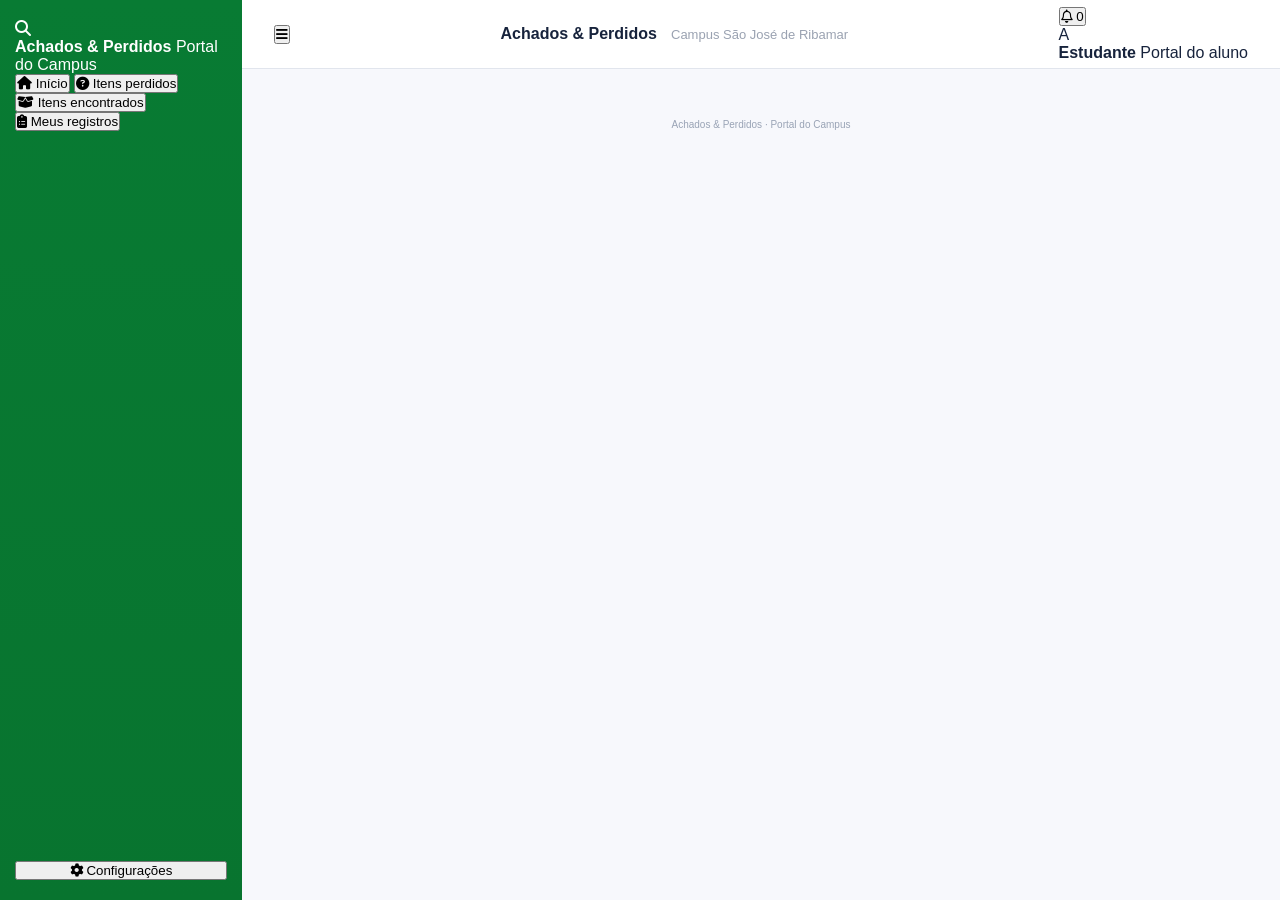
<file: ap.html>
<!DOCTYPE html>
<html lang="pt-BR">
<head>
    <meta charset="UTF-8">
    <meta name="viewport" content="width=device-width, initial-scale=1.0">

    <title>Achados & Perdidos | Portal do Campus</title>

    <link rel="stylesheet"
          href="style.css">

    <link rel="stylesheet"
          href="https://cdnjs.cloudflare.com/ajax/libs/font-awesome/6.5.2/css/all.min.css">
</head>

<body>

<div class="app">

    <!-- SIDEBAR -->
    <aside class="sidebar" id="sidebar">

        <div class="brand">
            <div class="brand-icon">
                <i class="fa-solid fa-magnifying-glass"></i>
            </div>

            <div>
                <strong>Achados & Perdidos</strong>
                <span>Portal do Campus</span>
            </div>
        </div>

        <nav class="navigation">

            <button class="nav-item active" data-section="inicio">
                <i class="fa-solid fa-house"></i>
                <span>Início</span>
            </button>

            <button class="nav-item" data-section="perdidos">
                <i class="fa-solid fa-circle-question"></i>
                <span>Itens perdidos</span>
            </button>

            <button class="nav-item" data-section="achados">
                <i class="fa-solid fa-box-open"></i>
                <span>Itens encontrados</span>
            </button>

            <button class="nav-item" data-section="meus-itens">
                <i class="fa-solid fa-clipboard-list"></i>
                <span>Meus registros</span>
            </button>

        </nav>

        <div class="sidebar-bottom">

            <button class="nav-item" id="settingsButton">
                <i class="fa-solid fa-gear"></i>
                <span>Configurações</span>
            </button>

        </div>

    </aside>

    <div class="sidebar-overlay" id="sidebarOverlay"></div>

    <!-- MAIN -->
    <main class="main">

        <!-- TOPBAR -->
        <header class="topbar">

            <button class="mobile-menu" id="mobileMenu">
                <i class="fa-solid fa-bars"></i>
            </button>

            <div class="topbar-title">
                <strong>Achados & Perdidos</strong>
                <span>Campus São José de Ribamar</span>
            </div>

            <div class="topbar-actions">

                <button class="notification-button" id="notificationButton">
                    <i class="fa-regular fa-bell"></i>
                    <span id="notificationCount">0</span>
                </button>

                <div class="profile">
                    <div class="profile-avatar">A</div>

                    <div class="profile-info">
                        <strong>Estudante</strong>
                        <span>Portal do aluno</span>
                    </div>
                </div>

                <div class="notification-panel" id="notificationPanel">

                    <div class="notification-header">
                        <strong>Notificações</strong>

                        <button id="clearNotifications">
                            Limpar
                        </button>
                    </div>

                    <div id="notificationList">
                        <div class="notification-empty">
                            <i class="fa-regular fa-bell-slash"></i>
                            <p>Nenhuma notificação.</p>
                        </div>
                    </div>

                </div>

            </div>

        </header>


        <!-- =========================
             INÍCIO
        ========================== -->

        <section class="section active" id="inicio">

            <div class="hero">

                <div class="hero-content">

                    <span class="eyebrow">
                        SISTEMA DO CAMPUS
                    </span>

                    <h1>
                        Encontrou ou perdeu alguma coisa?
                    </h1>

                    <p>
                        Registre objetos perdidos ou encontrados e ajude
                        a devolver pertences aos seus donos.
                    </p>

                    <div class="hero-buttons">

                        <button class="primary-button"
                                data-open-form="perdido">
                            <i class="fa-solid fa-circle-question"></i>
                            Perdi um item
                        </button>

                        <button class="secondary-button"
                                data-open-form="achado">
                            <i class="fa-solid fa-box-open"></i>
                            Encontrei um item
                        </button>

                    </div>

                </div>

                <div class="hero-illustration">

                    <div class="illustration-circle">
                        <i class="fa-solid fa-magnifying-glass"></i>
                    </div>

                    <div class="floating-card card-one">
                        <i class="fa-solid fa-key"></i>
                        <span>Chaves</span>
                    </div>

                    <div class="floating-card card-two">
                        <i class="fa-solid fa-wallet"></i>
                        <span>Carteira</span>
                    </div>

                </div>

            </div>


            <!-- ESTATÍSTICAS -->

            <div class="stats-grid">

                <div class="stat-card">

                    <div class="stat-icon green">
                        <i class="fa-solid fa-box-open"></i>
                    </div>

                    <div>
                        <span>Encontrados</span>
                        <strong id="foundCount">0</strong>
                    </div>

                </div>

                <div class="stat-card">

                    <div class="stat-icon orange">
                        <i class="fa-solid fa-circle-question"></i>
                    </div>

                    <div>
                        <span>Perdidos</span>
                        <strong id="lostCount">0</strong>
                    </div>

                </div>

                <div class="stat-card">

                    <div class="stat-icon purple">
                        <i class="fa-solid fa-handshake"></i>
                    </div>

                    <div>
                        <span>Devolvidos</span>
                        <strong id="returnedCount">0</strong>
                    </div>

                </div>

                <div class="stat-card">

                    <div class="stat-icon blue">
                        <i class="fa-solid fa-clipboard-check"></i>
                    </div>

                    <div>
                        <span>Meus registros</span>
                        <strong id="myItemsCount">0</strong>
                    </div>

                </div>

            </div>


            <!-- BUSCA -->

            <div class="search-section">

                <div>
                    <span class="eyebrow">CONSULTAR</span>

                    <h2>
                        Procure por um item
                    </h2>

                    <p>
                        Pesquise objetos encontrados no campus.
                    </p>
                </div>

                <div class="search-bar">

                    <i class="fa-solid fa-magnifying-glass"></i>

                    <input
                        type="search"
                        id="homeSearch"
                        placeholder="Ex.: mochila preta, celular, chave..."
                    >

                    <button id="homeSearchButton">
                        Buscar
                    </button>

                </div>

            </div>


            <!-- ITENS RECENTES -->

            <div class="section-heading">

                <div>
                    <span class="eyebrow">RECENTES</span>

                    <h2>
                        Itens encontrados recentemente
                    </h2>
                </div>

                <button class="text-button"
                        data-section-target="achados">
                    Ver todos
                    <i class="fa-solid fa-arrow-right"></i>
                </button>

            </div>

            <div class="items-grid" id="recentItems"></div>

        </section>


        <!-- =========================
             PERDIDOS
        ========================== -->

        <section class="section" id="perdidos">

            <div class="page-heading">

                <div>
                    <span class="eyebrow">ITENS PERDIDOS</span>

                    <h1>
                        Objetos que foram perdidos
                    </h1>

                    <p>
                        Consulte registros de pessoas que estão procurando
                        seus pertences.
                    </p>
                </div>

                <button class="primary-button"
                        data-open-form="perdido">
                    <i class="fa-solid fa-plus"></i>
                    Registrar perda
                </button>

            </div>

            <div class="filters">

                <div class="filter-search">

                    <i class="fa-solid fa-magnifying-glass"></i>

                    <input
                        type="search"
                        id="lostSearch"
                        placeholder="Buscar item..."
                    >

                </div>

                <select id="lostCategory">
                    <option value="all">Todas as categorias</option>
                    <option value="eletronicos">Eletrônicos</option>
                    <option value="documentos">Documentos</option>
                    <option value="acessorios">Acessórios</option>
                    <option value="materiais">Materiais escolares</option>
                    <option value="roupas">Roupas</option>
                    <option value="outros">Outros</option>
                </select>

                <select id="lostLocation">
                    <option value="all">Todos os locais</option>
                    <option value="sala">Salas</option>
                    <option value="biblioteca">Biblioteca</option>
                    <option value="quadra">Quadra</option>
                    <option value="cantina">Cantina</option>
                    <option value="patio">Pátio</option>
                    <option value="outros">Outros</option>
                </select>

            </div>

            <div class="items-grid" id="lostItems"></div>

        </section>


        <!-- =========================
             ACHADOS
        ========================== -->

        <section class="section" id="achados">

            <div class="page-heading">

                <div>
                    <span class="eyebrow">ITENS ENCONTRADOS</span>

                    <h1>
                        Objetos encontrados
                    </h1>

                    <p>
                        Veja objetos encontrados e registrados no campus.
                    </p>
                </div>

                <button class="primary-button"
                        data-open-form="achado">
                    <i class="fa-solid fa-plus"></i>
                    Registrar achado
                </button>

            </div>

            <div class="filters">

                <div class="filter-search">

                    <i class="fa-solid fa-magnifying-glass"></i>

                    <input
                        type="search"
                        id="foundSearch"
                        placeholder="Buscar item..."
                    >

                </div>

                <select id="foundCategory">
                    <option value="all">Todas as categorias</option>
                    <option value="eletronicos">Eletrônicos</option>
                    <option value="documentos">Documentos</option>
                    <option value="acessorios">Acessórios</option>
                    <option value="materiais">Materiais escolares</option>
                    <option value="roupas">Roupas</option>
                    <option value="outros">Outros</option>
                </select>

                <select id="foundLocation">
                    <option value="all">Todos os locais</option>
                    <option value="sala">Salas</option>
                    <option value="biblioteca">Biblioteca</option>
                    <option value="quadra">Quadra</option>
                    <option value="cantina">Cantina</option>
                    <option value="patio">Pátio</option>
                    <option value="outros">Outros</option>
                </select>

            </div>

            <div class="items-grid" id="foundItems"></div>

        </section>


        <!-- =========================
             MEUS REGISTROS
        ========================== -->

        <section class="section" id="meus-itens">

            <div class="page-heading">

                <div>
                    <span class="eyebrow">MEUS REGISTROS</span>

                    <h1>
                        Meus itens
                    </h1>

                    <p>
                        Acompanhe os objetos que você registrou.
                    </p>
                </div>

                <button class="primary-button"
                        data-open-form="achado">
                    <i class="fa-solid fa-plus"></i>
                    Novo registro
                </button>

            </div>

            <div class="my-items-tabs">

                <button class="tab active" data-my-filter="all">
                    Todos
                </button>

                <button class="tab" data-my-filter="perdido">
                    Perdidos
                </button>

                <button class="tab" data-my-filter="achado">
                    Encontrados
                </button>

                <button class="tab" data-my-filter="devolvido">
                    Devolvidos
                </button>

            </div>

            <div class="my-items-list" id="myItems"></div>

        </section>

        <footer>
            Achados & Perdidos · Portal do Campus
        </footer>

    </main>

</div>


<!-- =========================
     MODAL DE CADASTRO
========================== -->

<div class="modal-overlay" id="itemModal">

    <div class="modal">

        <button class="close-modal" id="closeItemModal">
            <i class="fa-solid fa-xmark"></i>
        </button>

        <div class="modal-header">

            <div class="modal-icon">
                <i class="fa-solid fa-box-open"></i>
            </div>

            <div>
                <span class="eyebrow">NOVO REGISTRO</span>
                <h2 id="modalTitle">
                    Registrar item
                </h2>

                <p id="modalDescription">
                    Informe os detalhes do objeto.
                </p>
            </div>

        </div>

        <form id="itemForm">

            <input type="hidden" id="itemType">

            <div class="form-grid">

                <div class="form-group">

                    <label for="itemName">
                        Nome do item
                    </label>

                    <input
                        type="text"
                        id="itemName"
                        placeholder="Ex.: Mochila preta"
                        required
                    >

                </div>

                <div class="form-group">

                    <label for="itemCategory">
                        Categoria
                    </label>

                    <select id="itemCategory" required>

                        <option value="">
                            Selecione
                        </option>

                        <option value="eletronicos">
                            Eletrônicos
                        </option>

                        <option value="documentos">
                            Documentos
                        </option>

                        <option value="acessorios">
                            Acessórios
                        </option>

                        <option value="materiais">
                            Materiais escolares
                        </option>

                        <option value="roupas">
                            Roupas
                        </option>

                        <option value="outros">
                            Outros
                        </option>

                    </select>

                </div>

                <div class="form-group">

                    <label for="itemDate">
                        Data
                    </label>

                    <input
                        type="date"
                        id="itemDate"
                        required
                    >

                </div>

                <div class="form-group">

                    <label for="itemLocation">
                        Local
                    </label>

                    <select id="itemLocation" required>

                        <option value="">
                            Selecione
                        </option>

                        <option value="sala">
                            Sala de aula
                        </option>

                        <option value="biblioteca">
                            Biblioteca
                        </option>

                        <option value="quadra">
                            Quadra
                        </option>

                        <option value="cantina">
                            Cantina
                        </option>

                        <option value="patio">
                            Pátio
                        </option>

                        <option value="outros">
                            Outro local
                        </option>

                    </select>

                </div>

                <div class="form-group full">

                    <label for="itemDescription">
                        Descrição
                    </label>

                    <textarea
                        id="itemDescription"
                        placeholder="Descreva características que ajudem a identificar o item..."
                        required
                    ></textarea>

                </div>

                <div class="form-group">

                    <label for="itemContact">
                        Contato
                    </label>

                    <input
                        type="text"
                        id="itemContact"
                        placeholder="Telefone ou e-mail"
                        required
                    >

                </div>

                <div class="form-group">

                    <label for="itemImage">
                        Foto
                    </label>

                    <input
                        type="file"
                        id="itemImage"
                        accept="image/*"
                    >

                </div>

            </div>

            <div class="form-actions">

                <button
                    type="button"
                    class="secondary-button"
                    id="cancelItem">
                    Cancelar
                </button>

                <button
                    type="submit"
                    class="primary-button">
                    <i class="fa-solid fa-check"></i>
                    Salvar registro
                </button>

            </div>

        </form>

    </div>

</div>


<!-- =========================
     MODAL DE DETALHES
========================== -->

<div class="modal-overlay" id="detailsModal">

    <div class="modal details-modal">

        <button class="close-modal" id="closeDetailsModal">
            <i class="fa-solid fa-xmark"></i>
        </button>

        <div id="detailsContent"></div>

    </div>

</div>


<!-- =========================
     MODAL CONFIGURAÇÕES
========================== -->

<div class="modal-overlay" id="settingsModal">

    <div class="modal small-modal">

        <button class="close-modal" id="closeSettingsModal">
            <i class="fa-solid fa-xmark"></i>
        </button>

        <div class="modal-header">

            <div class="modal-icon">
                <i class="fa-solid fa-gear"></i>
            </div>

            <div>
                <span class="eyebrow">PREFERÊNCIAS</span>
                <h2>Configurações</h2>
            </div>

        </div>

        <div class="settings-list">

            <div class="setting-row">

                <div>
                    <strong>Modo escuro</strong>
                    <span>Alterar aparência do sistema.</span>
                </div>

                <label class="switch">

                    <input
                        type="checkbox"
                        id="darkMode">

                    <span class="slider"></span>

                </label>

            </div>

            <div class="setting-row">

                <div>
                    <strong>Notificações</strong>
                    <span>Receber avisos sobre seus registros.</span>
                </div>

                <label class="switch">

                    <input
                        type="checkbox"
                        id="notifications"
                        checked>

                    <span class="slider"></span>

                </label>

            </div>

        </div>

    </div>

</div>


<!-- TOAST -->

<div class="toast" id="toast">

    <i class="fa-solid fa-circle-check"></i>

    <span id="toastMessage">
        Registro salvo com sucesso!
    </span>

</div>


<script src="script.js"></script>

</body>
</html>
</file>
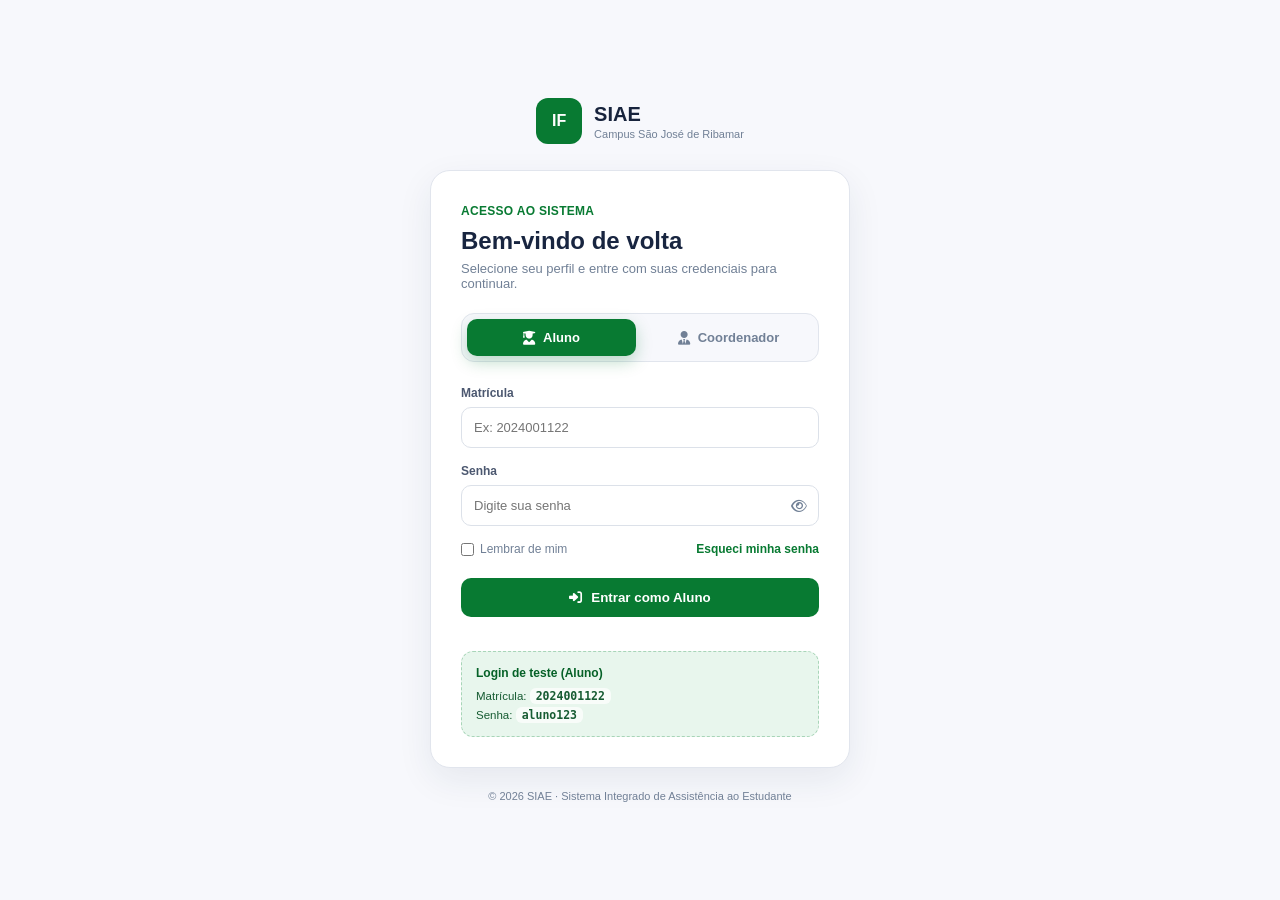
<file: login.html>
<!DOCTYPE html>
<html lang="pt-BR">
<head>
    <meta charset="UTF-8">
    <meta name="viewport" content="width=device-width, initial-scale=1.0">

    <title>SIAE - Login</title>

    <link rel="stylesheet" href="style.css">

    <link
        rel="stylesheet"
        href="https://cdnjs.cloudflare.com/ajax/libs/font-awesome/6.5.2/css/all.min.css"
    >

    <style>

        body.login-body {
            display: flex;
            align-items: center;
            justify-content: center;
            min-height: 100vh;
            background: var(--background);
            padding: 20px;
        }

        .login-wrapper {
            width: 100%;
            max-width: 420px;
        }

        .login-brand {
            display: flex;
            align-items: center;
            justify-content: center;
            gap: 12px;
            margin-bottom: 26px;
        }

        .login-brand .logo-box {
            width: 46px;
            height: 46px;
            border-radius: 12px;
            background: var(--green);
            color: white;
            display: flex;
            align-items: center;
            justify-content: center;
            font-weight: 800;
            font-size: 16px;
        }

        .login-brand strong {
            display: block;
            font-size: 20px;
            color: var(--text);
        }

        .login-brand small {
            display: block;
            font-size: 11px;
            color: var(--muted);
            margin-top: 2px;
        }

        .login-card {
            background: var(--white);
            border: 1px solid var(--border);
            border-radius: 20px;
            padding: 30px;
            box-shadow: var(--shadow);
        }

        .login-card > span {
            color: var(--green);
            font-size: 12px;
            font-weight: 800;
            letter-spacing: .3px;
        }

        .login-card h1 {
            font-size: 24px;
            margin: 8px 0 6px;
            color: #182540;
        }

        .login-card > p {
            color: var(--muted);
            font-size: 13px;
            margin-bottom: 22px;
        }

        .user-type-toggle {
            display: grid;
            grid-template-columns: 1fr 1fr;
            gap: 8px;
            background: var(--background);
            border: 1px solid var(--border);
            border-radius: 13px;
            padding: 5px;
            margin-bottom: 24px;
        }

        .user-type-btn {
            border: 0;
            background: transparent;
            padding: 11px 10px;
            border-radius: 10px;
            font-size: 13px;
            font-weight: 700;
            color: var(--muted);
            cursor: pointer;
            display: flex;
            align-items: center;
            justify-content: center;
            gap: 8px;
            transition: .2s;
        }

        .user-type-btn i {
            font-size: 14px;
        }

        .user-type-btn.active {
            background: var(--green);
            color: white;
            box-shadow: 0 6px 16px rgba(8,122,50,.25);
        }

        .login-form {
            display: none;
            flex-direction: column;
            gap: 16px;
        }

        .login-form.active-form {
            display: flex;
        }

        .password-field {
            position: relative;
        }

        .password-field .toggle-password {
            position: absolute;
            right: 12px;
            top: 50%;
            transform: translateY(-50%);
            background: none;
            border: 0;
            color: var(--muted);
            cursor: pointer;
            font-size: 14px;
        }

        .login-options {
            display: flex;
            align-items: center;
            justify-content: space-between;
            font-size: 12px;
            color: var(--muted);
        }

        .login-options label {
            display: flex;
            align-items: center;
            gap: 6px;
            cursor: pointer;
        }

        .login-options a {
            color: var(--green);
            text-decoration: none;
            font-weight: 700;
        }

        .login-options a:hover {
            text-decoration: underline;
        }

        .login-submit {
            margin-top: 6px;
            width: 100%;
            justify-content: center;
            display: flex;
            align-items: center;
            gap: 9px;
        }

        .login-error {
            display: none;
            align-items: center;
            gap: 9px;
            background: #ffe8e8;
            color: #c53030;
            border-radius: 10px;
            padding: 11px 13px;
            font-size: 12px;
            font-weight: 600;
        }

        .login-error.show {
            display: flex;
        }

        .demo-hint {
            margin-top: 18px;
            background: var(--green-light);
            border: 1px dashed #a8d5b8;
            border-radius: 12px;
            padding: 12px 14px;
            font-size: 11.5px;
            color: #175c33;
            line-height: 1.6;
        }

        .demo-hint strong {
            display: block;
            margin-bottom: 4px;
            font-size: 12px;
            color: var(--green-dark);
        }

        .demo-hint code {
            background: rgba(255,255,255,.7);
            padding: 1px 6px;
            border-radius: 6px;
            font-weight: 700;
        }

        .login-footer {
            text-align: center;
            color: var(--muted);
            font-size: 11px;
            margin-top: 22px;
        }

        @media(max-width: 420px) {

            .login-card {
                padding: 22px 18px;
                border-radius: 16px;
            }

            .login-brand strong {
                font-size: 18px;
            }

            .user-type-toggle {
                grid-template-columns: 1fr;
            }

            .login-options {
                flex-direction: column;
                align-items: flex-start;
                gap: 8px;
            }

        }

    </style>
</head>

<body class="login-body">

    <div class="login-wrapper">

        <div class="login-brand">
            <div class="logo-box">IF</div>
            <div>
                <strong>SIAE</strong>
                <small>Campus São José de Ribamar</small>
            </div>
        </div>

        <div class="login-card">

            <span>ACESSO AO SISTEMA</span>
            <h1>Bem-vindo de volta</h1>
            <p>Selecione seu perfil e entre com suas credenciais para continuar.</p>

            <div class="user-type-toggle">
                <button type="button" class="user-type-btn active" data-type="aluno">
                    <i class="fa-solid fa-user-graduate"></i>
                    Aluno
                </button>
                <button type="button" class="user-type-btn" data-type="coordenador">
                    <i class="fa-solid fa-user-tie"></i>
                    Coordenador
                </button>
            </div>

            <div class="login-error" id="loginError">
                <i class="fa-solid fa-circle-exclamation"></i>
                <span>Usuário ou senha inválidos. Verifique os dados de teste abaixo.</span>
            </div>

           
            <form class="login-form active-form" id="formAluno" data-role="aluno">

                <div class="form-group">
                    <label for="alunoMatricula">Matrícula</label>
                    <input type="text" id="alunoMatricula" placeholder="Ex: 2024001122" required>
                </div>

                <div class="form-group">
                    <label for="alunoSenha">Senha</label>
                    <div class="password-field">
                        <input type="password" id="alunoSenha" placeholder="Digite sua senha" required>
                        <button type="button" class="toggle-password"><i class="fa-regular fa-eye"></i></button>
                    </div>
                </div>

                <div class="login-options">
                    <label><input type="checkbox"> Lembrar de mim</label>
                    <a href="#">Esqueci minha senha</a>
                </div>

                <button type="submit" class="primary-btn login-submit">
                    <i class="fa-solid fa-right-to-bracket"></i>
                    Entrar como Aluno
                </button>

                <div class="demo-hint">
                    <strong>Login de teste (Aluno)</strong>
                    Matrícula: <code>2024001122</code><br>
                    Senha: <code>aluno123</code>
                </div>

            </form>

          
            <form class="login-form" id="formCoordenador" data-role="coordenador">

                <div class="form-group">
                    <label for="coordEmail">E-mail institucional</label>
                    <input type="email" id="coordEmail" placeholder="Ex: coordenacao@ifma.edu.br" required>
                </div>

                <div class="form-group">
                    <label for="coordSenha">Senha</label>
                    <div class="password-field">
                        <input type="password" id="coordSenha" placeholder="Digite sua senha" required>
                        <button type="button" class="toggle-password"><i class="fa-regular fa-eye"></i></button>
                    </div>
                </div>

                <div class="login-options">
                    <label><input type="checkbox"> Lembrar de mim</label>
                    <a href="#">Esqueci minha senha</a>
                </div>

                <button type="submit" class="primary-btn login-submit">
                    <i class="fa-solid fa-right-to-bracket"></i>
                    Entrar como Coordenador
                </button>

                <div class="demo-hint">
                    <strong>Login de teste (Coordenador)</strong>
                    E-mail: <code>coordenacao@ifma.edu.br</code><br>
                    Senha: <code>coord123</code>
                </div>

            </form>

        </div>

        <p class="login-footer">© 2026 SIAE · Sistema Integrado de Assistência ao Estudante</p>

    </div>

    <script>

       
        const USUARIOS_TESTE = {
            aluno: [
                { matricula: "2024001122", senha: "aluno123", nome: "Ana Silva" },
                { matricula: "2023004455", senha: "aluno456", nome: "Bruno Costa" }
            ],
            coordenador: [
                { email: "coordenacao@ifma.edu.br", senha: "coord123", nome: "Profa. Mariana Alves" },
                { email: "coord.ti@ifma.edu.br", senha: "coord456", nome: "Prof. Ricardo Nunes" }
            ]
        };

        const toggleBtns = document.querySelectorAll(".user-type-btn");
        const forms = document.querySelectorAll(".login-form");
        const loginError = document.getElementById("loginError");

        toggleBtns.forEach(btn => {
            btn.addEventListener("click", () => {
                toggleBtns.forEach(b => b.classList.remove("active"));
                btn.classList.add("active");

                const type = btn.dataset.type;

                forms.forEach(f => f.classList.remove("active-form"));
                document.getElementById(
                    type === "aluno" ? "formAluno" : "formCoordenador"
                ).classList.add("active-form");

                loginError.classList.remove("show");
            });
        });

        document.querySelectorAll(".toggle-password").forEach(btn => {
            btn.addEventListener("click", () => {
                const input = btn.previousElementSibling;
                const icon = btn.querySelector("i");
                if (input.type === "password") {
                    input.type = "text";
                    icon.classList.replace("fa-eye", "fa-eye-slash");
                } else {
                    input.type = "password";
                    icon.classList.replace("fa-eye-slash", "fa-eye");
                }
            });
        });

        document.getElementById("formAluno").addEventListener("submit", (e) => {
            e.preventDefault();

            const matricula = document.getElementById("alunoMatricula").value.trim();
            const senha = document.getElementById("alunoSenha").value.trim();

            const usuario = USUARIOS_TESTE.aluno.find(
                u => u.matricula === matricula && u.senha === senha
            );

            if (usuario) {
                efetuarLogin("aluno", usuario);
            } else {
                mostrarErro();
            }
        });

        document.getElementById("formCoordenador").addEventListener("submit", (e) => {
            e.preventDefault();

            const email = document.getElementById("coordEmail").value.trim().toLowerCase();
            const senha = document.getElementById("coordSenha").value.trim();

            const usuario = USUARIOS_TESTE.coordenador.find(
                u => u.email.toLowerCase() === email && u.senha === senha
            );

            if (usuario) {
                efetuarLogin("coordenador", usuario);
            } else {
                mostrarErro();
            }
        });

        function mostrarErro() {
            loginError.classList.add("show");
        }

        function efetuarLogin(perfil, usuario) {
          
            sessionStorage.setItem("siae_perfil", perfil);
            sessionStorage.setItem("siae_usuario", usuario.nome);

            
            window.location.href = "index.html";
        }

    </script>

</body>
</html>
</file>
<file: style.css>
* {
    margin: 0;
    padding: 0;
    box-sizing: border-box;
}

:root {

    --green: #087a32;
    --green-dark: #056127;
    --green-light: #e8f6ed;

    --text: #17233c;
    --muted: #718096;

    --background: #f7f8fc;
    --white: #ffffff;

    --border: #e1e5ed;

    --purple: #7566df;
    --orange: #f59e42;

    --shadow:
        0 12px 35px rgba(29, 48, 79, 0.08);
}

body {

    font-family:
        Arial,
        Helvetica,
        sans-serif;

    background: var(--background);

    color: var(--text);

    min-height: 100vh;
}




.app {

    display: flex;

    min-height: 100vh;
}




.sidebar {

    width: 242px;

    background:
        linear-gradient(
            180deg,
            #087b33 0%,
            #08742f 100%
        );

    color: white;

    display: flex;

    flex-direction: column;

    padding: 20px 15px;

    position: fixed;

    left: 0;
    top: 0;
    bottom: 0;

    z-index: 20;
}


.logo-area {

    display: flex;

    align-items: center;

    gap: 12px;

    padding: 0 10px 28px;
}


.logo-box {

    width: 42px;
    height: 42px;

    border-radius: 12px;

    background: white;

    color: var(--green);

    display: flex;

    align-items: center;
    justify-content: center;

    font-weight: 800;

    font-size: 15px;
}


.logo-area strong {

    display: block;

    font-size: 19px;
}


.logo-area small {

    display: block;

    font-size: 9px;

    margin-top: 3px;

    opacity: .85;
}


.menu {

    display: flex;

    flex-direction: column;

    gap: 5px;
}


.menu-item {

    width: 100%;

    border: 0;

    background: transparent;

    color: white;

    padding: 14px 15px;

    border-radius: 13px;

    display: flex;

    align-items: center;

    gap: 16px;

    font-size: 15px;

    font-weight: 600;

    cursor: pointer;

    transition: .2s;
}


.menu-item i {

    width: 16px;

    text-align: center;
}


.menu-item:hover,
.menu-item.active {

    background: rgba(255,255,255,.15);
}


.sidebar-bottom {

    margin-top: auto;

    display: flex;

    flex-direction: column;

    gap: 4px;
}


.menu-item.logout {

    color: #ffdddd;
}




.main {

    margin-left: 242px;

    width: calc(100% - 242px);

    min-height: 100vh;

    background: var(--background);
}




.topbar {

    height: 69px;

    background: white;

    border-bottom: 1px solid var(--border);

    display: flex;

    align-items: center;

    justify-content: space-between;

    padding: 0 32px;
}


.topbar-title {

    display: flex;

    align-items: center;

    gap: 14px;
}


.topbar-title strong {

    font-size: 16px;
}


.topbar-title span {

    color: #9aa2b1;

    font-size: 13px;
}


.user-area {

    display: flex;

    align-items: center;

    gap: 14px;

    color: #687187;

    font-size: 13px;
}


.avatar {

    width: 40px;
    height: 40px;

    border-radius: 50%;

    background: #e2dcff;

    color: var(--green);

    display: flex;

    justify-content: center;
    align-items: center;

    font-weight: bold;
}


.hamburger-btn {

    display: none;

    align-items: center;
    justify-content: center;

    border: 0;

    background: #f1f4f7;

    width: 38px;
    height: 38px;

    border-radius: 10px;

    color: #4e5a70;

    font-size: 15px;

    cursor: pointer;

    margin-right: 14px;

    flex-shrink: 0;
}


.sidebar-overlay {

    display: none;

    position: fixed;

    inset: 0;

    background: rgba(15, 27, 45, .5);

    z-index: 15;
}


.sidebar-overlay.show {

    display: block;
}


.notification {

    position: relative;

    font-size: 18px;

    margin-right: 8px;

    cursor: pointer;
}


.notification-panel {

    position: absolute;

    top: 34px;
    right: -10px;

    width: 320px;

    max-width: calc(100vw - 40px);

    background: var(--white);

    border: 1px solid var(--border);

    border-radius: 16px;

    box-shadow: 0 20px 45px rgba(15, 27, 45, .18);

    padding: 14px;

    text-align: left;

    font-size: 13px;

    opacity: 0;

    visibility: hidden;

    transform: translateY(-8px);

    transition: .2s;

    z-index: 50;

    cursor: default;
}


.notification-panel.show {

    opacity: 1;

    visibility: visible;

    transform: translateY(0);
}


.notification-panel-header {

    display: flex;

    align-items: center;

    justify-content: space-between;

    margin-bottom: 10px;

    padding-bottom: 10px;

    border-bottom: 1px solid var(--border);
}


.notification-panel-header h3 {

    font-size: 14px;

    color: var(--text);
}


.link-btn {

    border: 0;

    background: transparent;

    color: var(--green);

    font-size: 11px;

    font-weight: 700;

    cursor: pointer;
}


.notification-list {

    max-height: 320px;

    overflow-y: auto;

    display: flex;

    flex-direction: column;

    gap: 8px;
}


.notification-item {

    display: flex;

    align-items: center;

    gap: 10px;

    padding: 8px;

    border-radius: 10px;

    background: #fafbfd;
}


.notification-item-icon {

    width: 34px;
    height: 34px;

    border-radius: 10px;

    background: #edf7f0;

    color: var(--green);

    display: flex;

    align-items: center;
    justify-content: center;

    flex-shrink: 0;

    font-size: 12px;
}


.notification-item-info {

    flex: 1;

    min-width: 0;
}


.notification-item-info strong {

    display: block;

    font-size: 12px;

    margin-bottom: 3px;
}


.notification-item-info small {

    color: #8490a4;

    font-size: 10px;

    display: block;

    white-space: nowrap;

    overflow: hidden;

    text-overflow: ellipsis;
}


.notification-empty {

    text-align: center;

    padding: 25px 10px;

    color: #9aa3b3;
}


.notification-empty i {

    font-size: 22px;

    margin-bottom: 8px;
}


.notification span {

    position: absolute;

    right: -7px;
    top: -7px;

    background: #ec5147;

    color: white;

    width: 16px;
    height: 16px;

    border-radius: 50%;

    font-size: 9px;

    display: flex;

    align-items: center;
    justify-content: center;
}




.section {

    display: none;

    padding: 32px;

    max-width: 1250px;

    margin: auto;
}


.section.active-section {

    display: block;
}




.welcome {

    margin-bottom: 28px;
}


.welcome > span,
.page-title > div > span {

    color: var(--green);

    font-size: 12px;

    font-weight: 800;

    letter-spacing: .3px;
}


.welcome h1,
.page-title h1 {

    font-size: 30px;

    margin: 10px 0;

    color: #182540;
}


.welcome p,
.page-title p {

    max-width: 850px;

    color: #748096;

    line-height: 1.6;

    font-size: 15px;
}




.dashboard-grid {

    display: grid;

    grid-template-columns: 1fr 330px;

    gap: 22px;
}


.services-card,
.quick-card {

    background: white;

    border: 1px solid var(--border);

    border-radius: 20px;

    padding: 22px;

    box-shadow: var(--shadow);
}


.card-header h2,
.quick-card h2 {

    font-size: 18px;

    margin-bottom: 7px;
}


.card-header p,
.quick-card > p {

    color: #8993a6;

    font-size: 13px;

    margin-bottom: 18px;
}


.service-grid {

    display: grid;

    grid-template-columns: 1fr 1fr;

    gap: 13px;
}


.service-card {

    text-align: left;

    border: 1px solid var(--border);

    border-radius: 15px;

    background: white;

    padding: 17px;

    display: flex;

    gap: 13px;

    cursor: pointer;

    transition: .25s;
}


.service-card:hover {

    transform: translateY(-3px);

    border-color: #a8d5b8;

    box-shadow: 0 8px 25px rgba(8,122,50,.1);
}


.service-icon {

    flex-shrink: 0;

    width: 42px;
    height: 42px;

    border-radius: 12px;

    background: #efedff;

    color: var(--green);

    display: flex;

    align-items: center;
    justify-content: center;

    font-size: 16px;
}


.service-card h3 {

    font-size: 15px;

    margin-bottom: 7px;

    color: #1c2944;
}


.service-card p {

    font-size: 12px;

    color: #7c879c;

    line-height: 1.45;

    margin-bottom: 9px;
}


.tag {

    display: inline-block;

    background: #e9f8f0;

    color: #0a9b4b;

    font-size: 10px;

    font-weight: bold;

    padding: 5px 9px;

    border-radius: 20px;
}




.quick-item {

    display: flex;

    gap: 13px;

    align-items: center;

    background: #fafaff;

    border-radius: 13px;

    padding: 14px;

    margin-top: 10px;
}


.quick-item > i {

    width: 25px;

    color: var(--green);
}


.quick-item strong {

    display: block;

    font-size: 13px;

    margin-bottom: 5px;
}


.quick-item small {

    color: #7f899c;

    font-size: 10px;
}




.page-title {

    display: flex;

    justify-content: space-between;

    align-items: flex-end;

    margin-bottom: 25px;
}


.primary-btn,
.secondary-btn {

    border: 0;

    padding: 12px 18px;

    border-radius: 10px;

    font-weight: 700;

    cursor: pointer;

    transition: .2s;
}


.primary-btn {

    background: var(--green);

    color: white;
}


.primary-btn:hover {

    background: var(--green-dark);

    transform: translateY(-1px);
}


.secondary-btn {

    background: #eef1f5;

    color: #536077;
}


.secondary-btn:hover {

    background: #e2e6ec;
}




.calendar-layout {

    display: grid;

    grid-template-columns: 1.5fr 1fr;

    gap: 22px;
}


.calendar-card,
.day-agenda {

    background: white;

    border: 1px solid var(--border);

    border-radius: 20px;

    padding: 22px;

    box-shadow: var(--shadow);
}


.calendar-header {

    display: flex;

    align-items: center;

    justify-content: space-between;

    margin-bottom: 25px;
}


.calendar-header h2 {

    font-size: 18px;

    text-transform: capitalize;
}


.calendar-header button {

    border: 0;

    background: #f1f4f7;

    width: 36px;
    height: 36px;

    border-radius: 9px;

    cursor: pointer;

    color: #4e5a70;
}


.weekdays {

    display: grid;

    grid-template-columns: repeat(7, 1fr);

    text-align: center;

    color: #8a94a7;

    font-size: 11px;

    font-weight: bold;

    margin-bottom: 10px;
}


.calendar-days {

    display: grid;

    grid-template-columns: repeat(7, 1fr);

    gap: 6px;
}


.calendar-day {

    min-height: 70px;

    border: 1px solid transparent;

    border-radius: 10px;

    padding: 8px;

    cursor: pointer;

    position: relative;

    transition: .15s;
}


.calendar-day:hover {

    background: #f1f8f3;
}


.calendar-day.other-month {

    color: #c7ccd5;
}


.calendar-day.today {

    background: #e5f4e9;

    color: var(--green);

    font-weight: bold;
}


.calendar-day.selected {

    border-color: var(--green);

    background: #f3faf5;
}


.day-number {

    font-size: 12px;
}


.event-dot {

    width: 6px;
    height: 6px;

    border-radius: 50%;

    background: var(--green);

    display: inline-block;

    margin-right: 3px;
}


.event-preview {

    display: block;

    color: #5d687c;

    font-size: 9px;

    margin-top: 7px;

    white-space: nowrap;

    overflow: hidden;

    text-overflow: ellipsis;
}




.day-agenda-header {

    border-bottom: 1px solid var(--border);

    padding-bottom: 15px;

    margin-bottom: 15px;
}


.day-agenda-header span {

    font-size: 10px;

    color: var(--green);

    font-weight: bold;
}


.day-agenda-header h2 {

    font-size: 19px;

    margin-top: 6px;
}


.event-item {

    border-left: 4px solid var(--green);

    background: #f5faf7;

    border-radius: 0 12px 12px 0;

    padding: 14px;

    margin-bottom: 10px;

    position: relative;
}


.event-item strong {

    display: block;

    font-size: 14px;

    margin-bottom: 5px;
}


.event-time {

    color: var(--green);

    font-size: 11px;

    font-weight: bold;
}


.event-description {

    color: #7a8496;

    font-size: 11px;

    line-height: 1.5;

    margin-top: 8px;
}


.delete-event {

    position: absolute;

    top: 10px;
    right: 10px;

    border: 0;

    background: transparent;

    color: #b2bac6;

    cursor: pointer;
}


.empty-state {

    text-align: center;

    padding: 45px 10px;

    color: #9aa3b3;
}


.empty-state i {

    font-size: 30px;

    margin-bottom: 10px;

    color: #c5ccd7;
}




.large-service-grid {

    display: grid;

    grid-template-columns: 1fr 1fr;

    gap: 17px;
}


.large-service-card {

    border: 1px solid var(--border);

    background: white;

    border-radius: 18px;

    padding: 22px;

    display: flex;

    align-items: center;

    gap: 18px;

    text-align: left;

    cursor: pointer;

    box-shadow: var(--shadow);

    transition: .25s;
}


.large-service-card:hover {

    transform: translateY(-3px);

    border-color: #a8d5b8;
}


.large-service-card > i:first-child {

    width: 55px;
    height: 55px;

    border-radius: 15px;

    background: #eaf6ee;

    color: var(--green);

    display: flex;

    align-items: center;
    justify-content: center;

    font-size: 21px;

    flex-shrink: 0;
}


.large-service-card h2 {

    font-size: 17px;

    margin-bottom: 6px;
}


.large-service-card p {

    color: #7c879c;

    font-size: 12px;

    line-height: 1.5;
}


.large-service-card .arrow {

    margin-left: auto;

    color: var(--green);

    font-size: 15px;
}




.requests-container {

    display: flex;

    flex-direction: column;

    gap: 12px;
}


.request-card {

    background: white;

    border: 1px solid var(--border);

    border-radius: 15px;

    padding: 18px 20px;

    display: flex;

    align-items: center;

    gap: 15px;

    box-shadow: var(--shadow);
}


.request-icon {

    width: 45px;
    height: 45px;

    border-radius: 12px;

    background: #edf7f0;

    color: var(--green);

    display: flex;

    justify-content: center;
    align-items: center;
}


.request-info {

    flex: 1;
}


.request-info strong {

    display: block;

    font-size: 14px;

    margin-bottom: 5px;
}


.request-info small {

    color: #8490a4;

    font-size: 11px;
}


.status {

    padding: 6px 11px;

    border-radius: 20px;

    font-size: 10px;

    font-weight: bold;
}


.status.pending {

    background: #fff5db;

    color: #d68a00;
}


.status.approved {

    background: #e3f7ea;

    color: #138944;
}


.status.rejected {

    background: #ffe8e8;

    color: #d74444;
}




.modal-overlay {

    position: fixed;

    inset: 0;

    background: rgba(15, 27, 45, .55);

    display: none;

    align-items: center;
    justify-content: center;

    padding: 20px;

    z-index: 100;
}


.modal-overlay.show {

    display: flex;
}


.modal {

    background: white;

    border-radius: 20px;

    width: min(700px, 100%);

    max-height: 90vh;

    overflow-y: auto;

    position: relative;

    padding: 27px;

    box-shadow: 0 30px 70px rgba(0,0,0,.2);
}


.close-modal {

    position: absolute;

    right: 18px;
    top: 18px;

    border: 0;

    background: #f1f3f6;

    width: 34px;
    height: 34px;

    border-radius: 50%;

    cursor: pointer;

    color: #6d7788;
}


.modal-content.hidden {

    display: none;
}


.modal-title {

    display: flex;

    align-items: center;

    gap: 13px;

    margin-bottom: 25px;
}


.modal-title span {

    font-size: 10px;

    color: var(--green);

    font-weight: bold;
}


.modal-title h2 {

    font-size: 21px;

    margin-top: 5px;
}


.modal-icon {

    width: 50px;
    height: 50px;

    border-radius: 14px;

    display: flex;

    align-items: center;
    justify-content: center;

    font-size: 19px;
}


.modal-icon.green {

    background: #e8f6ed;

    color: var(--green);
}


.modal-icon.orange {

    background: #fff2df;

    color: #e58b20;
}


.modal-icon.purple {

    background: #eeebff;

    color: var(--purple);
}




.form-grid {

    display: grid;

    grid-template-columns: 1fr 1fr;

    gap: 17px;
}


.form-group {

    display: flex;

    flex-direction: column;

    gap: 7px;
}


.form-group.full {

    grid-column: 1 / -1;
}


.form-group label {

    font-size: 12px;

    font-weight: 700;

    color: #4c5870;
}


.form-group input,
.form-group select,
.form-group textarea {

    width: 100%;

    border: 1px solid #dce1e9;

    border-radius: 10px;

    padding: 12px;

    font-family: inherit;

    font-size: 13px;

    outline: none;

    color: #29364f;

    background: white;

    transition: .2s;
}


.form-group textarea {

    min-height: 90px;

    resize: vertical;
}


.form-group input:focus,
.form-group select:focus,
.form-group textarea:focus {

    border-color: var(--green);

    box-shadow: 0 0 0 3px rgba(8,122,50,.08);
}


.form-actions {

    display: flex;

    justify-content: flex-end;

    gap: 10px;

    margin-top: 25px;

    padding-top: 18px;

    border-top: 1px solid var(--border);
}




.settings-list {

    display: flex;

    flex-direction: column;

    gap: 14px;
}


.settings-row {

    display: flex;

    align-items: center;

    justify-content: space-between;

    gap: 15px;

    padding: 14px;

    background: #fafbfd;

    border-radius: 12px;

    border: 1px solid var(--border);
}


.settings-row strong {

    display: block;

    font-size: 13px;

    margin-bottom: 4px;

    color: var(--text);
}


.settings-row small {

    color: #8490a4;

    font-size: 11px;
}


.settings-row select {

    border: 1px solid #dce1e9;

    border-radius: 8px;

    padding: 8px 10px;

    font-size: 12px;

    color: #29364f;

    background: white;

    cursor: pointer;
}


.switch {

    position: relative;

    display: inline-block;

    width: 44px;
    height: 25px;

    flex-shrink: 0;
}


.switch input {

    opacity: 0;

    width: 0;
    height: 0;
}


.switch-slider {

    position: absolute;

    cursor: pointer;

    inset: 0;

    background: #d7dce4;

    border-radius: 34px;

    transition: .2s;
}


.switch-slider::before {

    content: "";

    position: absolute;

    height: 19px;
    width: 19px;

    left: 3px;
    bottom: 3px;

    background: white;

    border-radius: 50%;

    transition: .2s;
}


.switch input:checked + .switch-slider {

    background: var(--green);
}


.switch input:checked + .switch-slider::before {

    transform: translateX(19px);
}




.upload-box {

    border: 2px dashed #d6dce5;

    border-radius: 12px;

    padding: 20px;

    display: flex;

    flex-direction: column;

    align-items: center;

    justify-content: center;

    gap: 6px;

    position: relative;

    cursor: pointer;

    color: #7f899c;
}


.upload-box:hover {

    border-color: var(--green);

    background: #f8fcf9;
}


.upload-box i {

    font-size: 24px;

    color: var(--green);

    margin-bottom: 5px;
}


.upload-box span {

    font-size: 12px;

    font-weight: bold;
}


.upload-box small {

    font-size: 10px;
}


.upload-box input {

    position: absolute;

    inset: 0;

    opacity: 0;

    cursor: pointer;
}




.toast {

    position: fixed;

    bottom: 25px;

    right: 25px;

    background: #153b25;

    color: white;

    padding: 14px 19px;

    border-radius: 11px;

    display: flex;

    align-items: center;

    gap: 10px;

    font-size: 13px;

    box-shadow: 0 12px 30px rgba(0,0,0,.2);

    transform: translateY(120px);

    opacity: 0;

    transition: .3s;

    z-index: 200;
}


.toast.show {

    transform: translateY(0);

    opacity: 1;
}


.toast i {

    color: #64db8c;
}



footer {

    text-align: center;

    color: #99a3b5;

    font-size: 10px;

    padding: 50px 0 25px;
}




@media(max-width: 1000px) {

    .dashboard-grid,
    .calendar-layout {

        grid-template-columns: 1fr;
    }

    .quick-card {

        display: none;
    }

}


@media(max-width: 800px) {

    .sidebar {

        width: 75px;

        padding: 15px 10px;
    }

    .logo-area {

        justify-content: center;

        padding: 5px 0 25px;
    }

    .logo-area > div:last-child,
    .menu-item span {

        display: none;
    }

    .menu-item {

        justify-content: center;

        padding: 14px 8px;
    }

    .main {

        margin-left: 75px;

        width: calc(100% - 75px);
    }

    .topbar-title span,
    .user-area > span {

        display: none;
    }

    .section {

        padding: 20px;
    }

    .large-service-grid,
    .service-grid {

        grid-template-columns: 1fr;
    }

}


@media(max-width: 600px) {

    .topbar {

        padding: 0 15px;
    }

    .welcome h1,
    .page-title h1 {

        font-size: 24px;
    }

    .page-title {

        align-items: flex-start;

        flex-direction: column;

        gap: 15px;
    }

    .form-grid {

        grid-template-columns: 1fr;
    }

    .form-group.full {

        grid-column: auto;
    }

    .calendar-day {

        min-height: 48px;

        padding: 5px;
    }

    .event-preview {

        display: none;
    }

    .modal {

        padding: 20px;

        max-height: 95vh;
    }

}


@media(max-width: 600px) {

    .hamburger-btn {

        display: inline-flex;
    }

    .sidebar {

        width: 250px;

        padding: 20px 16px;

        transform: translateX(-100%);

        transition: transform .25s ease;

        z-index: 30;
    }

    .sidebar.open {

        transform: translateX(0);
    }

    .logo-area {

        justify-content: flex-start;

        padding: 0 10px 28px;
    }

    .logo-area > div:last-child,
    .menu-item span {

        display: block;
    }

    .menu-item {

        justify-content: flex-start;

        padding: 14px 15px;
    }

    .main {

        margin-left: 0;

        width: 100%;
    }

    .notification-panel {

        right: -60px;
    }

}


@media(max-width: 420px) {

    .dashboard-grid,
    .large-service-grid,
    .service-grid {

        grid-template-columns: 1fr;
    }

    .form-actions {

        flex-direction: column-reverse;
    }

    .form-actions button {

        width: 100%;
    }

    .avatar {

        width: 34px;
        height: 34px;

        font-size: 13px;
    }

    .notification-panel {

        right: -90px;

        width: 280px;
    }

}




body.font-large .app {

    zoom: 1.12;
}


body.dark-mode {

    --background: #10151f;
    --white: #1a2130;
    --text: #e7ebf3;
    --muted: #9aa4b8;
    --border: #2a3345;
}


body.dark-mode .topbar,
body.dark-mode .services-card,
body.dark-mode .quick-card,
body.dark-mode .service-card,
body.dark-mode .calendar-card,
body.dark-mode .day-agenda,
body.dark-mode .large-service-card,
body.dark-mode .request-card,
body.dark-mode .modal,
body.dark-mode .notification-panel {

    background: #1a2130;

    border-color: #2a3345;

    color: #e7ebf3;
}


body.dark-mode .calendar-header button,
body.dark-mode .secondary-btn,
body.dark-mode .close-modal,
body.dark-mode .hamburger-btn {

    background: #242c3d;

    color: #c9d1e0;
}


body.dark-mode .form-group input,
body.dark-mode .form-group select,
body.dark-mode .form-group textarea,
body.dark-mode .settings-row select {

    background: #141a26;

    border-color: #2a3345;

    color: #e7ebf3;
}


body.dark-mode .quick-item,
body.dark-mode .notification-item,
body.dark-mode .settings-row {

    background: #141a26;

    border-color: #2a3345;
}


body.dark-mode .event-item {

    background: #17202c;
}


body.dark-mode .topbar-title span,
body.dark-mode .page-title p,
body.dark-mode .welcome p,
body.dark-mode .card-header p,
body.dark-mode .quick-card > p,
body.dark-mode .service-card p,
body.dark-mode .large-service-card p,
body.dark-mode .request-info small,
body.dark-mode .notification-item-info small,
body.dark-mode .settings-row small,
body.dark-mode .modal-title h2,
body.dark-mode .settings-row strong,
body.dark-mode footer {

    color: #8b93a7;
}


body.dark-mode .modal-title h2,
body.dark-mode h1,
body.dark-mode h2,
body.dark-mode h3,
body.dark-mode strong {

    color: #eef1f7;
}


body.dark-mode .calendar-day:hover {

    background: #17202c;
}


body.dark-mode .calendar-day.today {

    background: #163524;
}


body.dark-mode .calendar-day.selected {

    background: #12241a;
}


body.dark-mode .empty-state,
body.dark-mode .notification-empty {

    color: #6d7688;
}


body.dark-mode .user-area {

    color: #c9d1e0;
}
</file>
